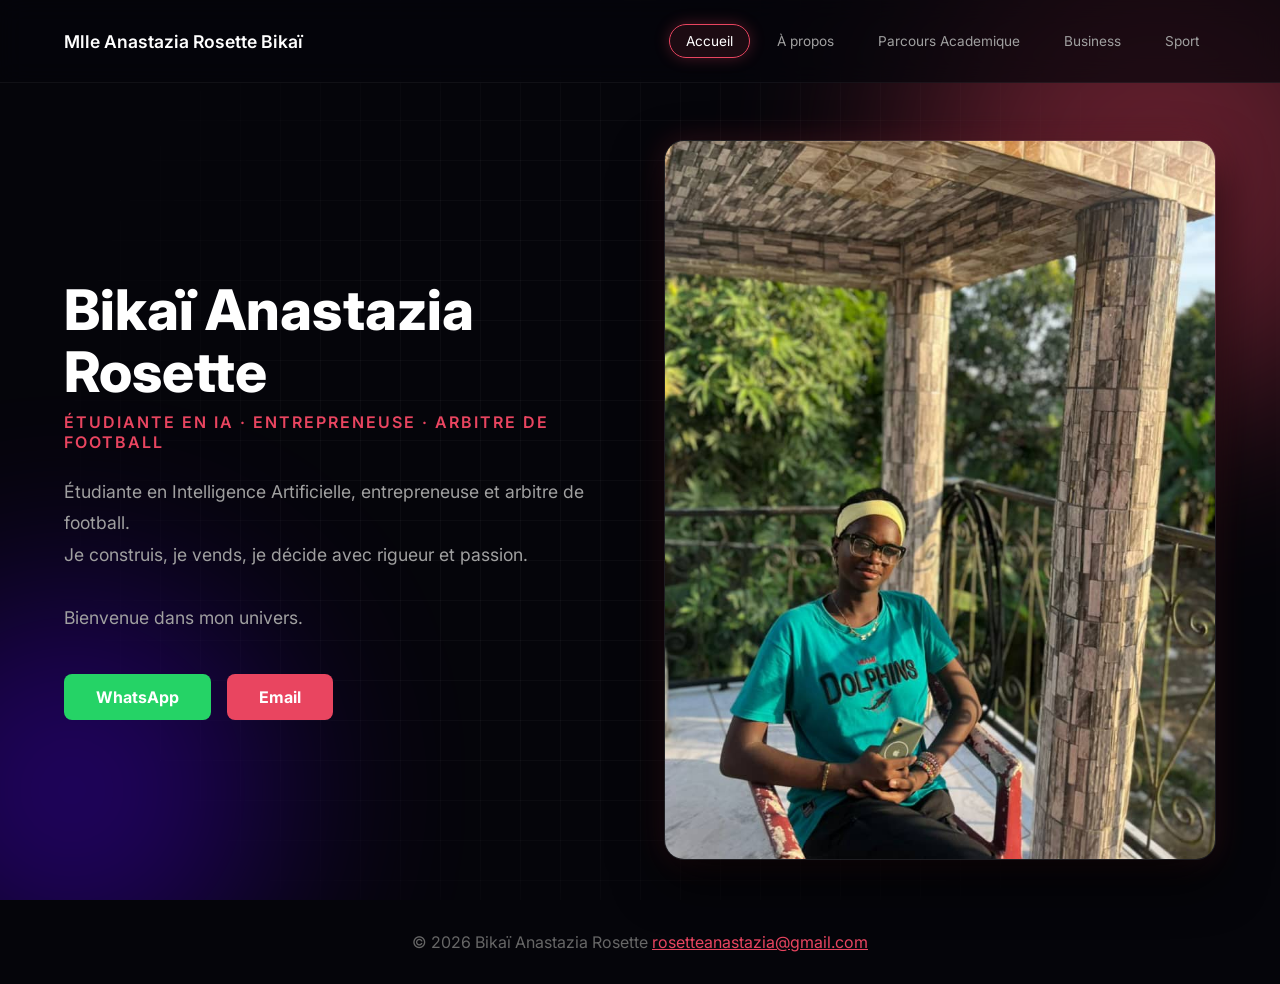
<file: index.html>
<!DOCTYPE html>
<html lang="fr">
<head>
  <meta charset="UTF-8">
  <meta name="viewport" content="width=device-width, initial-scale=1.0">
  <title>Bikaï Anastazia Rosette Portfolio</title>
  <link rel="stylesheet" href="style.css">
  <link href="https://fonts.googleapis.com/css2?family=Inter:wght@300;400;600;800&display=swap" rel="stylesheet">
  
  <style>
    /* On force la structure en 2 colonnes */
    .accueil-container {
      display: flex !important;
      flex-direction: row !important; /* Force l'alignement horizontal */
      align-items: center !important;
      justify-content: space-between !important;
      min-height: 100vh !important;
      padding: 100px 5% 0 5% !important;
      gap: 3rem !important;
      position: relative;
      z-index: 10;
    }

    /* Le texte prend 50% de la place */
    .text-box {
      width: 50% !important;
      max-width: 50% !important;
      text-align: left !important;
    }

    /* La photo prend l'autre 50% */
    .image-box {
      width: 50% !important;
      max-width: 50% !important;
      display: flex !important;
      justify-content: flex-end !important;
    }

    .image-box img {
      width: 100% !important;
      height: 80vh !important;
      object-fit: cover !important;
      border-radius: 20px !important;
      border: 1px solid rgba(255, 255, 255, 0.1) !important;
      box-shadow: 0 20px 50px rgba(0, 0, 0, 0.8), 0 0 30px rgba(233, 69, 96, 0.2) !important;
    }
  </style>
</head>
<body class="page-accueil">

  <!-- FOND ANIMÉ -->
  <div class="tech-background">
    <div class="glow-orb orb-1"></div>
    <div class="glow-orb orb-2"></div>
    <div class="grid-overlay"></div>
  </div>

  <!-- MENU -->
  <nav class="navbar">
    <div class="logo">Mlle Anastazia Rosette Bikaï</div>
    <div class="nav-buttons">
      <a href="index.html" class="nav-btn active">Accueil</a>
      <a href="apropos.html" class="nav-btn">À propos</a>
      <a href="ecole.html" class="nav-btn">Parcours Academique</a>
      <a href="business.html" class="nav-btn">Business</a>
      <a href="sport.html" class="nav-btn">Sport</a>
    </div>
  </nav>

  <!-- STRUCTURE -->
  <section class="accueil-container">
    
    <!-- TEXTE A GAUCHE -->
    <div class="text-box fade-in-up">
      <h1 style="font-size: 3.5rem; line-height: 1.1; color: #fff; font-weight: 800; margin-bottom: 0.5rem;">
        Bikaï Anastazia<br>Rosette</br>
      </h1>
      
      <p class="subtitle" style="font-size: 1rem; color: #e94560; font-weight: 600; text-transform: uppercase; letter-spacing: 2px; margin-bottom: 1.5rem;">
        Étudiante en IA · Entrepreneuse · Arbitre de football
      </p>
      
      <p style="font-size: 1.1rem; color: #a0a0a0; margin-bottom: 2.5rem; line-height: 1.8;">
        Étudiante en Intelligence Artificielle, entrepreneuse et arbitre de football.<br>
        Je construis, je vends, je décide avec rigueur et passion.<br><br>
        Bienvenue dans mon univers.
      </p>
      
      <div style="display: flex; gap: 1rem;">
        <a href="https://wa.me/237683245860" target="_blank" style="padding: 0.8rem 2rem; border-radius: 8px; text-decoration: none; font-weight: 700; background-color: #25D366; color: #fff;">WhatsApp</a>
        <a href="mailto:rosetteanastazia@gmail.com" style="padding: 0.8rem 2rem; border-radius: 8px; text-decoration: none; font-weight: 700; background-color: #e94560; color: #fff;">Email</a>
      </div>
    </div>

    <!-- PHOTO A DROITE -->
    <div class="image-box fade-in-up">
      <img src="images/pp.jpeg" alt="Bikaï Anastazia Rosette">
    </div>

  </section>

  <footer style="text-align: center; padding: 2rem; color: #666; position: relative; z-index: 10;">
    <p>© 2026 Bikaï Anastazia Rosette <a href="mailto:rosetteanastazia@gmail.com" style="color: #e94560;">rosetteanastazia@gmail.com</a></p>
  </footer>

</body>
</html>
</file>
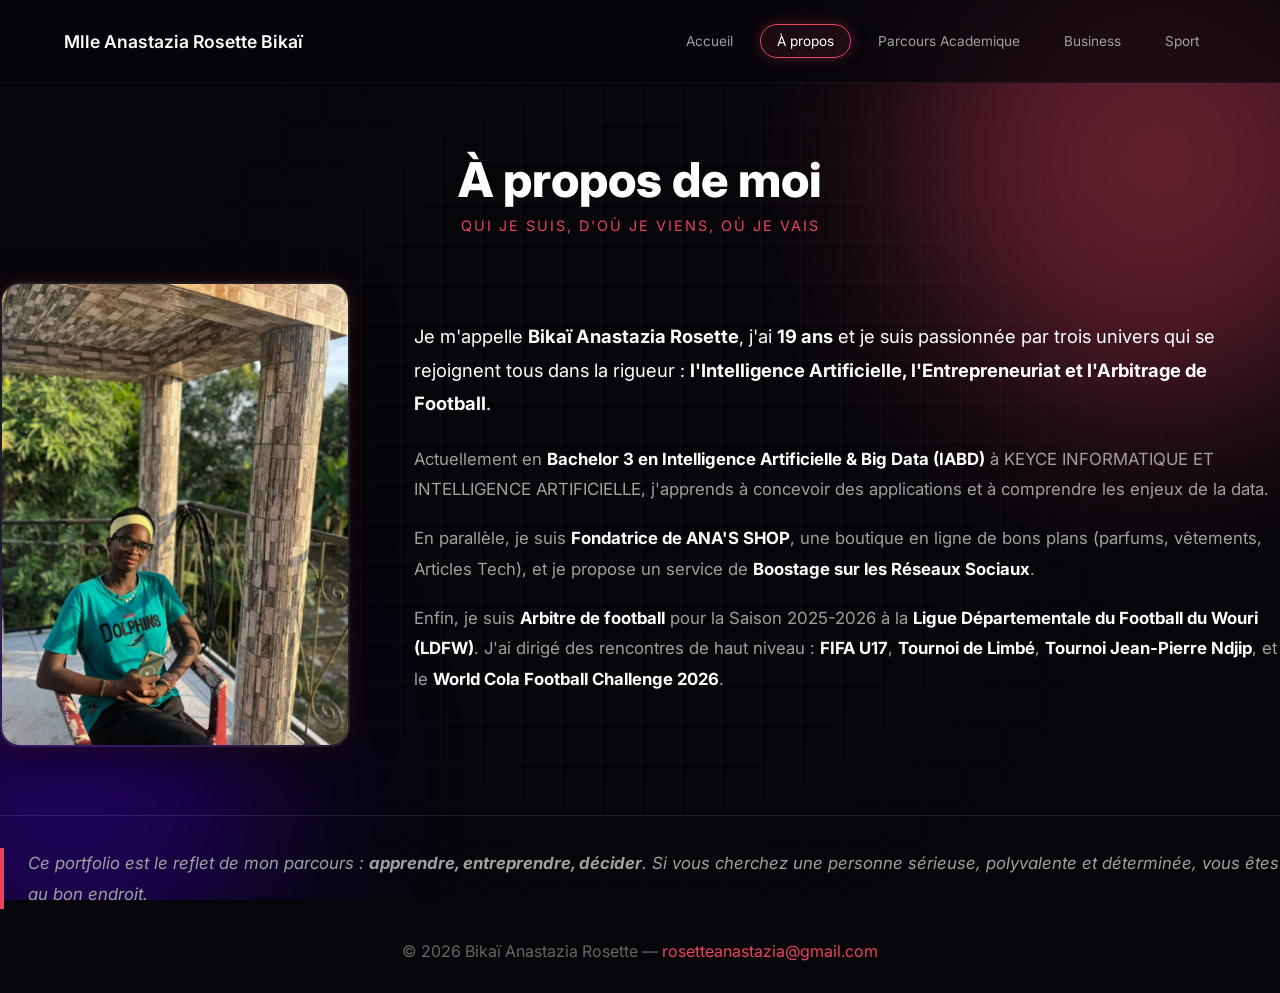
<file: apropos.html>
<!DOCTYPE html>
<html lang="fr">
<head>
  <meta charset="UTF-8">
  <meta name="viewport" content="width=device-width, initial-scale=1.0">
  <title>À propos — Bikaï Anastazia Rosette</title>
  <link rel="stylesheet" href="style.css">
  <link href="https://fonts.googleapis.com/css2?family=Inter:wght@300;400;600;800&display=swap" rel="stylesheet">
</head>
<body class="page-accueil"> <!-- On garde la classe pour avoir le fond noir -->

  <!-- FOND ANIMÉ TECH -->
  <div class="tech-background">
    <div class="glow-orb orb-1"></div>
    <div class="glow-orb orb-2"></div>
    <div class="grid-overlay"></div>
  </div>

  <!-- NAVIGATION (Même style que l'accueil) -->
  <nav class="navbar">
    <div class="logo">Mlle Anastazia Rosette Bikaï</div>
    <div class="nav-buttons">
      <a href="index.html" class="nav-btn">Accueil</a>
      <a href="apropos.html" class="nav-btn active">À propos</a>
      <a href="ecole.html" class="nav-btn">Parcours Academique</a>
      <a href="business.html" class="nav-btn">Business</a>
      <a href="sport.html" class="nav-btn">Sport</a>
    </div>
  </nav>

  <!-- CONTENEUR PRINCIPAL -->
  <div class="container about" style="padding-top: 150px; position: relative; z-index: 10;">
    
    <!-- En-tête de la page centré -->
    <header class="page-header fade-in-up delay-1" style="text-align: center; margin-bottom: 3rem;">
      <h1 style="font-size: 3rem; color: #fff; font-weight: 800;">À propos de moi</h1>
      <p style="color: #e94560; text-transform: uppercase; letter-spacing: 2px; font-size: 0.9rem; margin-top: 0.5rem;">Qui je suis, d'où je viens, où je vais</p>
    </header>

    <!-- LAYOUT 2 COLONNES -->
    <div class="about-layout">
      
      <!-- Colonne de GAUCHE : La Photo (avec animation) -->
      <div class="about-image-col fade-in-up delay-2">
        <img src="images/pp.jpeg" alt="Bikaï Anastazia Rosette" class="about-photo">
      </div>

      <!-- Colonne de DROITE : Le Texte (avec animation) -->
      <div class="about-text-col fade-in-up delay-3">
        <p class="intro-text">
          Je m'appelle <strong>Bikaï Anastazia Rosette</strong>, j'ai <strong>19 ans</strong> et je suis passionnée par trois univers qui se rejoignent tous dans la rigueur :
          <strong>l'Intelligence Artificielle, l'Entrepreneuriat et l'Arbitrage de Football</strong>.
        </p>

        <p>
          Actuellement en <strong>Bachelor 3 en Intelligence Artificielle & Big Data (IABD)</strong> à KEYCE INFORMATIQUE ET INTELLIGENCE ARTIFICIELLE,
          j'apprends à concevoir des applications et à comprendre les enjeux de la data.
        </p>

        <p>
          En parallèle, je suis <strong>Fondatrice de ANA'S SHOP</strong>, une boutique en ligne de bons plans (parfums, vêtements, Articles Tech),
          et je propose un service de <strong>Boostage sur les Réseaux Sociaux</strong>.
        </p>

        <p>
          Enfin, je suis <strong>Arbitre de football</strong> pour la Saison 2025-2026 à la <strong>Ligue Départementale du Football du Wouri (LDFW)</strong>.
          J'ai dirigé des rencontres de haut niveau : <strong>FIFA U17</strong>, <strong>Tournoi de Limbé</strong>, <strong>Tournoi Jean-Pierre Ndjip</strong>, et le <strong>World Cola Football Challenge 2026</strong>.
        </p>
      </div>

    </div>

    <!-- LE MESSAGE DE FIN -->
    <div class="about-conclusion-box fade-in-up delay-4" style="margin-top: 4rem;">
      <p class="conclusion">
        Ce portfolio est le reflet de mon parcours : <strong>apprendre, entreprendre, décider</strong>. Si vous cherchez une personne sérieuse, polyvalente et déterminée, vous êtes au bon endroit.
      </p>
    </div>
  </div>

  <footer style="position: relative; z-index: 10; text-align: center; padding: 2rem; color: #666;">
    <p>© 2026 Bikaï Anastazia Rosette — <a href="mailto:rosetteanastazia@gmail.com" style="color: #e94560; text-decoration: none;">rosetteanastazia@gmail.com</a></p>
  </footer>

</body>
</html>
</file>
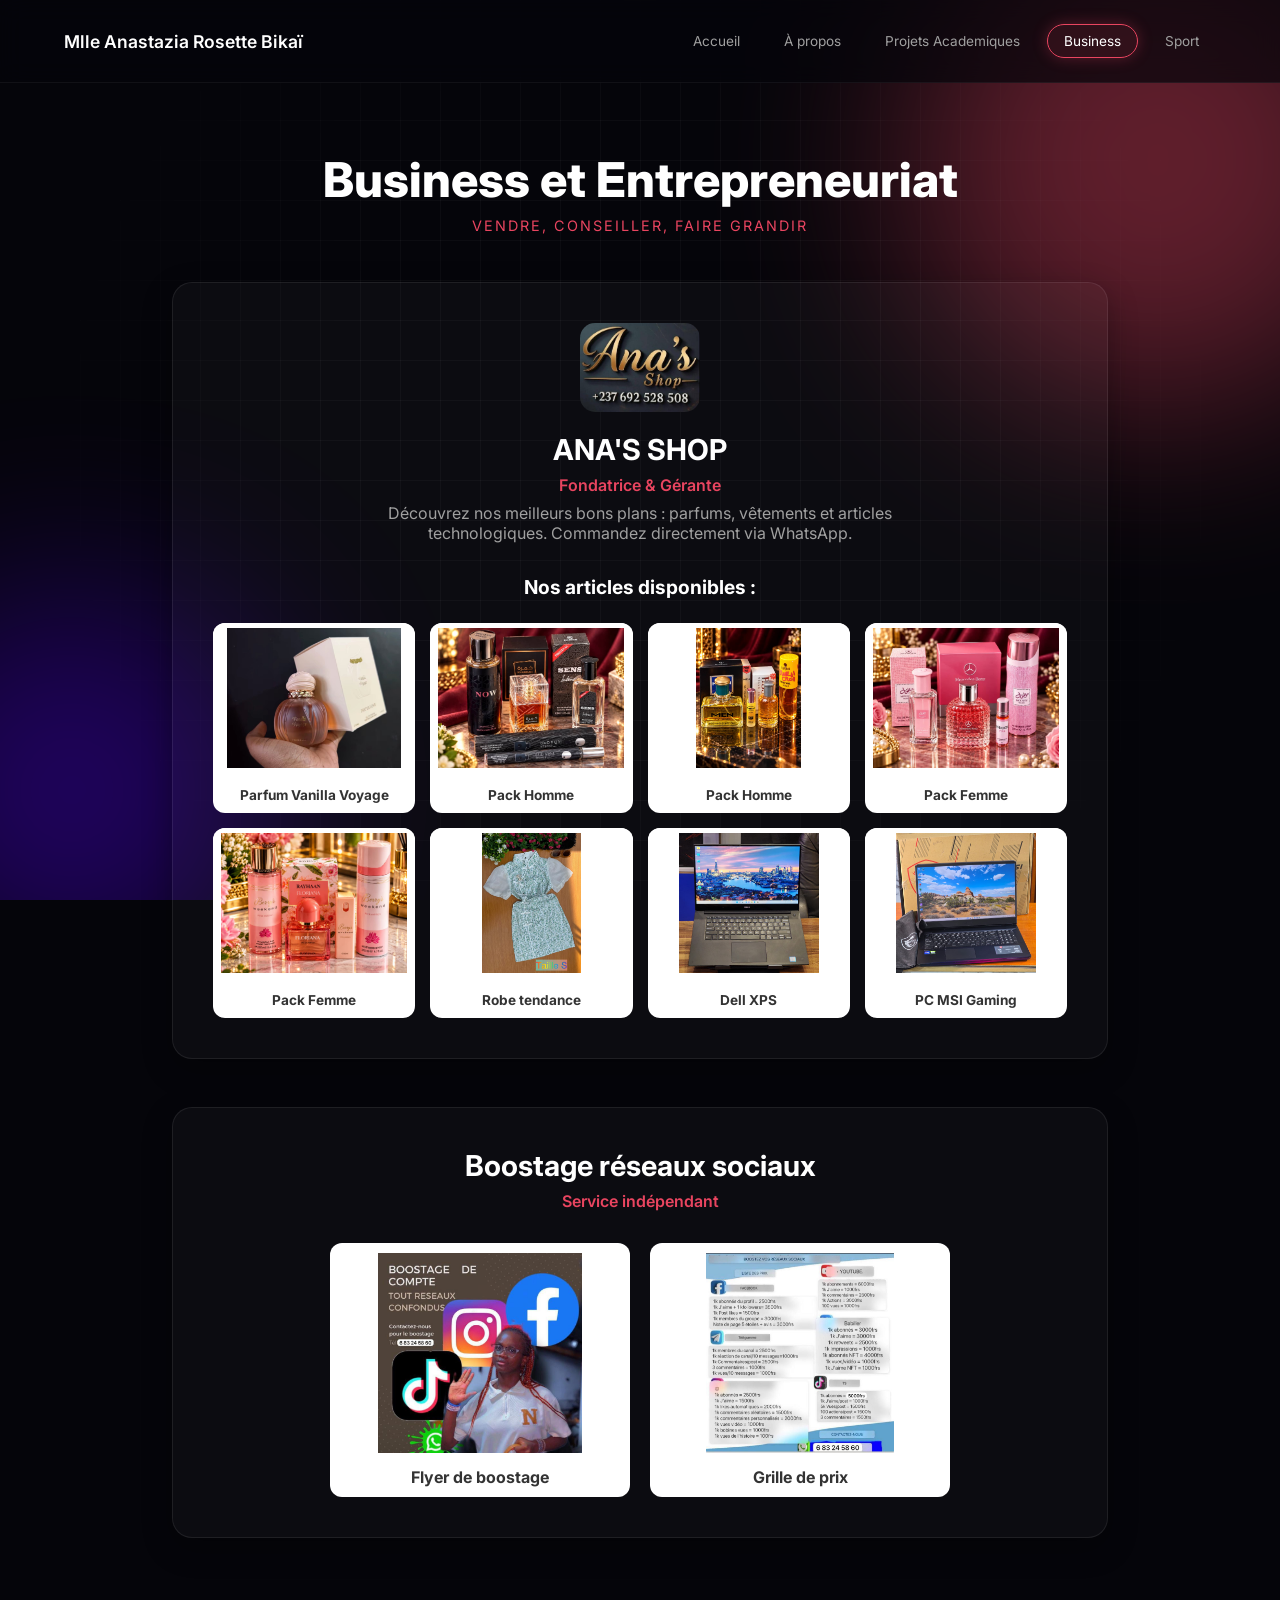
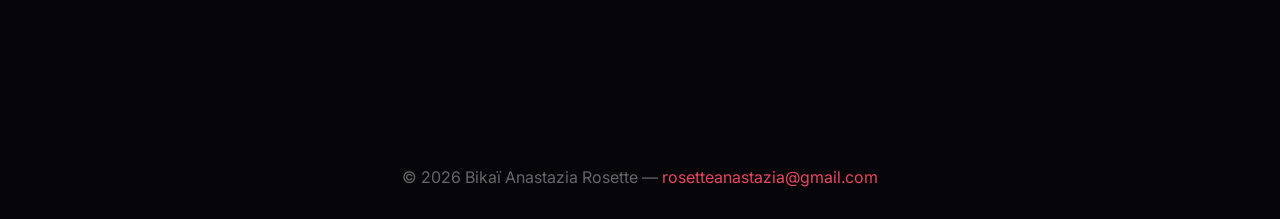
<file: business.html>
<!DOCTYPE html>
<html lang="fr">
    <script>
    // Force la page à revenir tout en haut à chaque chargement
        window.onbeforeunload = function () {
        window.scrollTo(0, 0);
    }
    </script>
<head>
  <meta charset="UTF-8">
  <meta name="viewport" content="width=device-width, initial-scale=1.0">
  <title>Business — Bikaï Anastazia Rosette</title>
  <link rel="stylesheet" href="style.css">
  <link href="https://fonts.googleapis.com/css2?family=Inter:wght@300;400;600;800&display=swap" rel="stylesheet">
</head>
<body class="page-accueil" onload="window.scrollTo(0, 0);">

  <!-- FOND ANIMÉ -->
  <div class="tech-background">
    <div class="glow-orb orb-1"></div>
    <div class="glow-orb orb-2"></div>
    <div class="grid-overlay"></div>
  </div>

  <!-- NAVIGATION -->
  <nav class="navbar">
    <div class="logo">Mlle Anastazia Rosette Bikaï</div>
    <div class="nav-buttons">
      <a href="index.html" class="nav-btn">Accueil</a>
      <a href="apropos.html" class="nav-btn">À propos</a>
      <a href="ecole.html" class="nav-btn">Projets Academiques</a>
      <a href="business.html" class="nav-btn active">Business</a>
      <a href="sport.html" class="nav-btn">Sport</a>
    </div>
  </nav>

  <!-- CONTENEUR PRINCIPAL -->
  <div class="container-business">
    
    <!-- EN-TÊTE -->
    <header class="header-business element-anime">
      <h1>Business et Entrepreneuriat</h1>
      <p>Vendre, conseiller, faire grandir</p>
    </header>

    <!-- CARTE 1 : ANA'S SHOP -->
    <div class="carte-business element-anime">
      
      <div class="entete-anas-shop">
        <img src="images/business_shop.jpeg" alt="Logo ANA'S SHOP">
        <h3>ANA'S SHOP</h3>
        <p class="sous-titre-anas">Fondatrice & Gérante</p>
        <p class="description-anas">Découvrez nos meilleurs bons plans : parfums, vêtements et articles technologiques. Commandez directement via WhatsApp.</p>
      </div>

      <h4 class="titre-articles">Nos articles disponibles :</h4>
      
      <!-- LA GRILLE D'ARTICLES -->
      <div class="grille-articles">
        <div class="carte-article"><img src="images/vanilla_voyage.jpeg" alt="Parfum"><p>Parfum Vanilla Voyage</p></div>
        <div class="carte-article"><img src="images/pack_h1.jpeg" alt="Parfum"><p>Pack Homme</p></div>
        <div class="carte-article"><img src="images/pack_h2.jpeg" alt="Parfum"><p>Pack Homme</p></div>
        <div class="carte-article"><img src="images/pack_f1.jpeg" alt="Parfum"><p>Pack Femme</p></div>
        <div class="carte-article"><img src="images/pack_f2.jpeg" alt="Parfum"><p>Pack Femme</p></div>
        <div class="carte-article"><img src="images/robe_tendance.jpeg" alt="Vêtement"><p>Robe tendance</p></div>
        <div class="carte-article"><img src="images/pc_1.jpeg" alt="Tech"><p>Dell XPS</p></div>
        <div class="carte-article"><img src="images/pc_gamin.jpeg" alt="Tech"><p>PC MSI Gaming</p></div>
      </div>
    </div>

    <!-- CARTE 2 : BOOSTAGE -->
    <div class="carte-business element-anime">
      <div class="entete-boost">
        <h3>Boostage réseaux sociaux</h3>
        <p>Service indépendant</p>
      </div>
      
      <div class="galerie-boost">
        <figure>
          <img src="images/business_boost.jpeg" alt="Flyer">
          <figcaption>Flyer de boostage</figcaption>
        </figure>
        <figure>
          <img src="images/grille_boost.jpeg" alt="Grille">
          <figcaption>Grille de prix</figcaption>
        </figure>
      </div>
    </div>
        <!-- BOUTON WHATSAPP EN BAS AU CENTRE -->
    <div class="element-anime" style="display: flex; justify-content: center; margin-top: 3rem; margin-bottom: 2rem;">
      <a href="https://wa.me/237692528508" target="_blank" style="padding: 1rem 3rem; border-radius: 8px; text-decoration: none; font-weight: 700; background-color: #25D366; color: #fff; font-size: 1.1rem; box-shadow: 0 4px 15px rgba(37, 211, 102, 0.3);">Contacter sur WhatsApp</a>
    </div>

  </div>

  <footer class="footer-business">
    <p>© 2026 Bikaï Anastazia Rosette — <a href="mailto:rosetteanastazia@gmail.com">rosetteanastazia@gmail.com</a></p>
  </footer>

  <!-- SCRIPT POUR L'ANIMATION -->
  <script>
    document.addEventListener("DOMContentLoaded", function() {
      const elements = document.querySelectorAll('.element-anime');
      elements.forEach((el, index) => {
        setTimeout(() => { el.classList.add('visible'); }, 300 + (index * 600));
      });
    });
  </script>
</body>
</html>
</file>
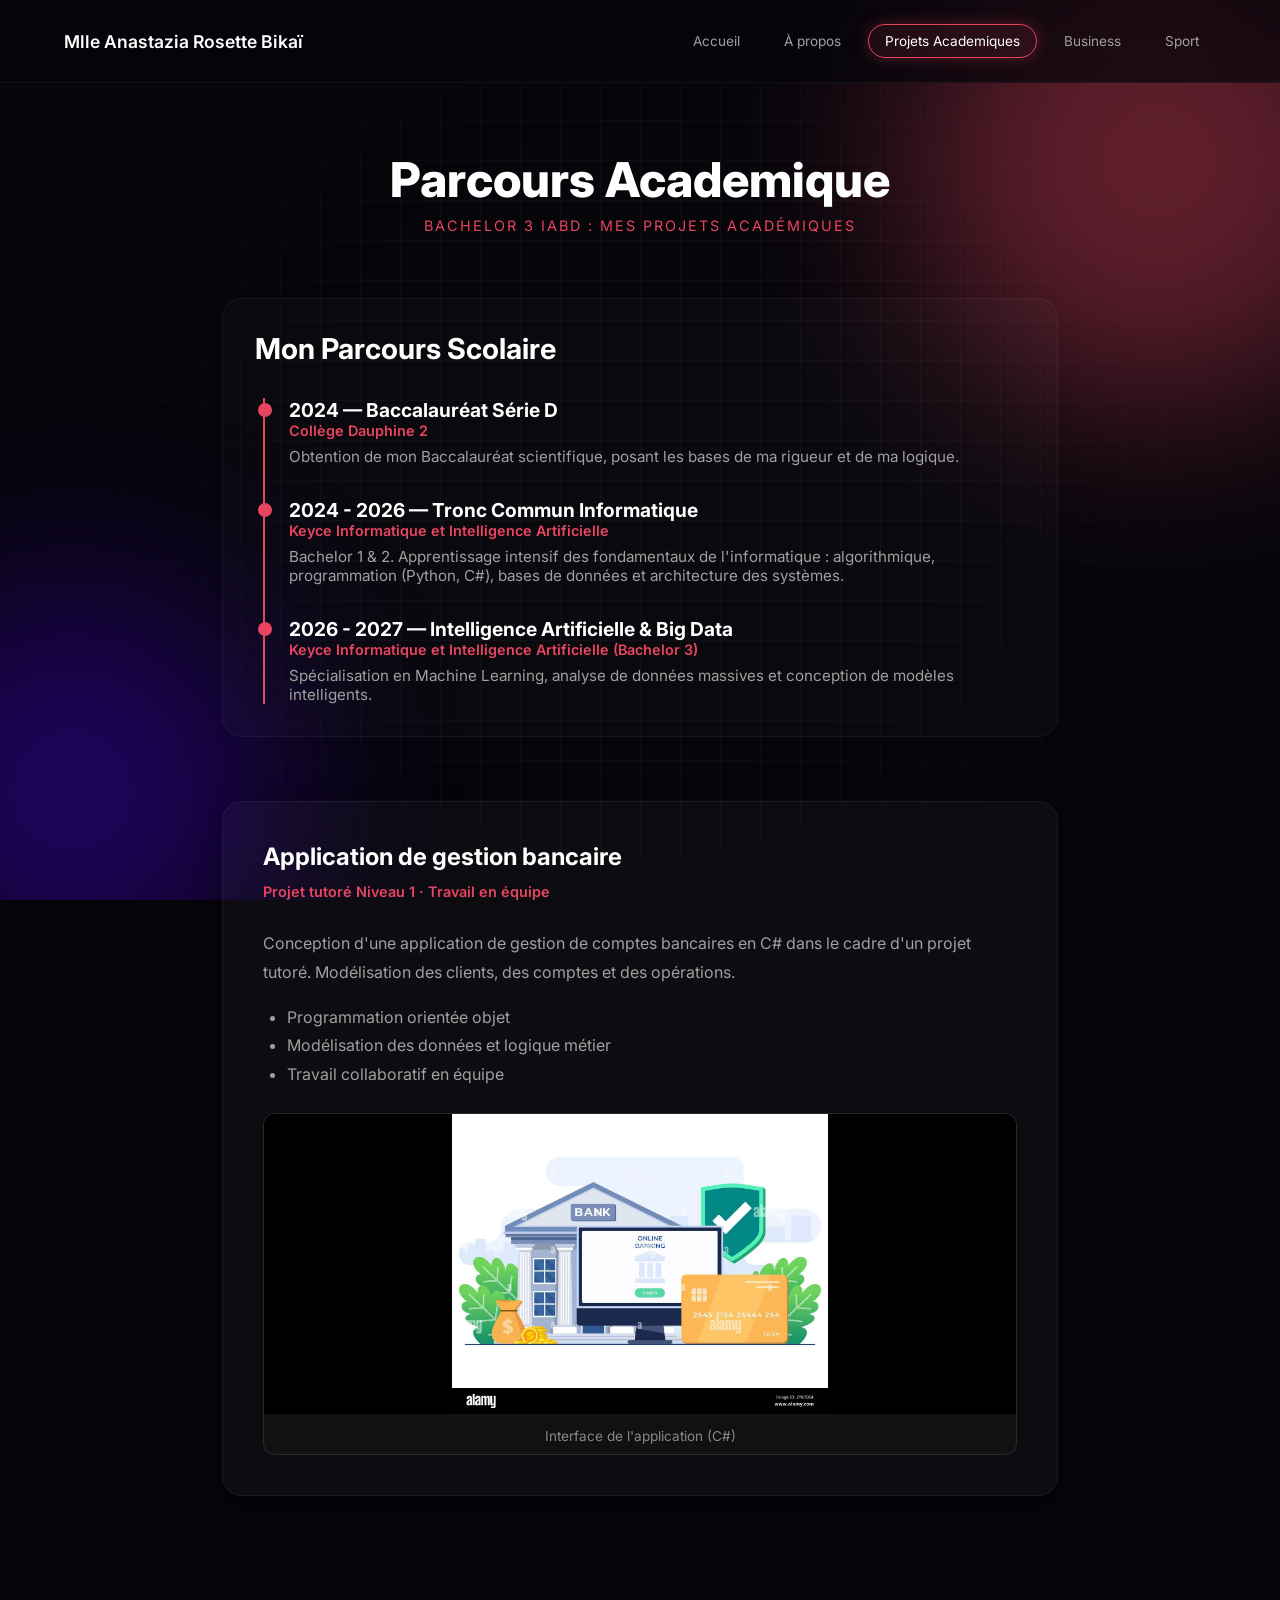
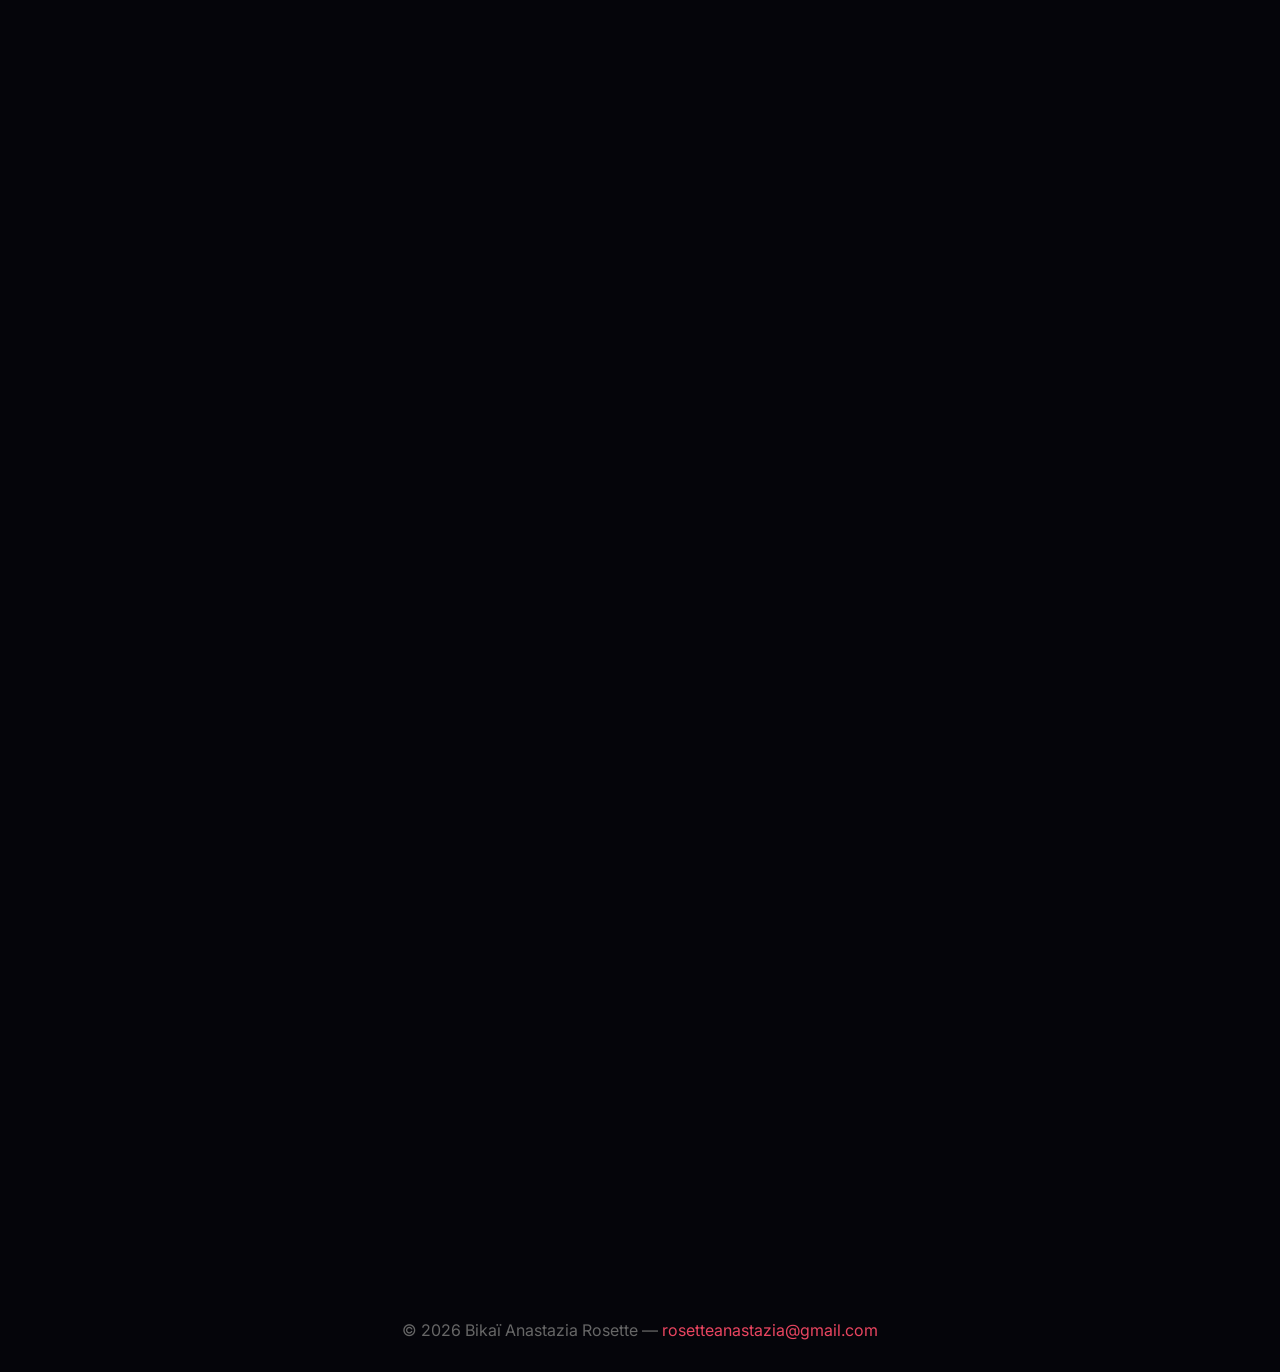
<file: ecole.html>
<!DOCTYPE html>
<html lang="fr">
<head>
  <meta charset="UTF-8">
  <meta name="viewport" content="width=device-width, initial-scale=1.0">
  <title>Projets Académiques — Bikaï Anastazia Rosette</title>
  <link rel="stylesheet" href="style.css">
  <link href="https://fonts.googleapis.com/css2?family=Inter:wght@300;400;600;800&display=swap" rel="stylesheet">
  
  <!-- STYLE PROPRE POUR CETTE PAGE -->
  <style>
    .page-ecole-container {
      max-width: 900px;
      margin: 0 auto;
      padding: 150px 2rem 4rem 2rem;
      position: relative;
      z-index: 10;
    }
    
    .page-title {
      text-align: center;
      margin-bottom: 4rem;
    }
    .page-title h1 {
      font-size: 3rem;
      color: #fff;
      font-weight: 800;
      margin-bottom: 0.5rem;
    }
    .page-title p {
      color: #e94560;
      text-transform: uppercase;
      letter-spacing: 2px;
      font-size: 0.9rem;
    }

    /* LE STYLE DES CARTES (Très pro) */
    .projet-card {
      background: rgba(255, 255, 255, 0.03); /* Fond très léger */
      border: 1px solid rgba(255, 255, 255, 0.05);
      border-radius: 20px;
      padding: 2.5rem;
      margin-bottom: 3rem;
      box-shadow: 0 10px 30px rgba(0, 0, 0, 0.3);
    }

    .projet-card h3 {
      font-size: 1.5rem;
      color: #fff;
      margin-bottom: 0.5rem;
    }

    .projet-card .meta {
      color: #e94560;
      font-size: 0.9rem;
      font-weight: 600;
      margin-bottom: 1.5rem;
    }

    .projet-card p {
      color: #a0a0a0;
      line-height: 1.8;
      margin-bottom: 1rem;
    }
    
    .projet-card ul {
      color: #a0a0a0;
      margin-left: 1.5rem;
      margin-bottom: 1.5rem;
      line-height: 1.8;
    }

    /* LES IMAGES */
    .projet-images {
      display: flex;
      flex-wrap: wrap;
      gap: 1rem;
      margin-top: 1.5rem;
    }
    .projet-images figure {
      flex: 1;
      min-width: 250px;
      background: #111;
      border-radius: 12px;
      overflow: hidden;
      border: 1px solid rgba(255,255,255,0.1);
    }
    .projet-images img {
      width: 100%;
      height: auto;
      max-height: 300px;
      object-fit: contain; /* L'image est entière, pas coupée */
      background: #000;
    }
    .projet-images figcaption {
      text-align: center;
      font-size: 0.85rem;
      color: #888;
      padding: 10px;
    }

    /* ANIMATION (Apparition en cascade) */
    .element-anime {
      opacity: 0;
      transform: translateY(30px);
      transition: opacity 1s ease-out, transform 1s ease-out;
    }
    .element-anime.visible {
      opacity: 1;
      transform: translateY(0);
    }
  </style>
</head>
<body class="page-accueil">

  <div class="tech-background">
    <div class="glow-orb orb-1"></div>
    <div class="glow-orb orb-2"></div>
    <div class="grid-overlay"></div>
  </div>

  <nav class="navbar">
    <div class="logo">Mlle Anastazia Rosette Bikaï</div>
    <div class="nav-buttons">
      <a href="index.html" class="nav-btn">Accueil</a>
      <a href="apropos.html" class="nav-btn">À propos</a>
      <a href="ecole.html" class="nav-btn active">Projets Academiques</a>
      <a href="business.html" class="nav-btn">Business</a>
      <a href="sport.html" class="nav-btn">Sport</a>
    </div>
  </nav>

  <div class="page-ecole-container">
    
    <header class="page-title element-anime">
      <h1>Parcours Academique</h1>
      <p>Bachelor 3 IABD : Mes projets académiques</p>
    </header>
        <!-- ========================================== -->
    <!-- TON PARCOURS SCOLAIRE (TIMELINE)           -->
    <!-- ========================================== -->
    <div class="element-anime" style="margin-bottom: 4rem; background: rgba(255,255,255,0.02); padding: 2rem; border-radius: 20px; border: 1px solid rgba(255,255,255,0.05);">
      <h2 style="color: #fff; font-size: 1.8rem; margin-bottom: 2rem;">Mon Parcours Scolaire</h2>
      
      <div style="border-left: 2px solid #e94560; padding-left: 1.5rem; margin-left: 0.5rem;">
        
        <!-- Étape 1 : Bac -->
        <div style="margin-bottom: 2rem; position: relative;">
          <div style="position: absolute; left: -1.95rem; top: 5px; width: 14px; height: 14px; background: #e94560; border-radius: 50%;"></div>
          <h3 style="color: #fff; font-size: 1.2rem;">2024 — Baccalauréat Série D</h3>
          <p style="color: #e94560; font-weight: 600; font-size: 0.9rem; margin-bottom: 0.5rem;">Collège Dauphine 2</p>
          <p style="color: #a0a0a0; font-size: 0.95rem;">Obtention de mon Baccalauréat scientifique, posant les bases de ma rigueur et de ma logique.</p>
        </div>

        <!-- Étape 2 : Tronc Commun -->
        <div style="margin-bottom: 2rem; position: relative;">
          <div style="position: absolute; left: -1.95rem; top: 5px; width: 14px; height: 14px; background: #e94560; border-radius: 50%;"></div>
          <h3 style="color: #fff; font-size: 1.2rem;">2024 - 2026 — Tronc Commun Informatique</h3>
          <p style="color: #e94560; font-weight: 600; font-size: 0.9rem; margin-bottom: 0.5rem;">Keyce Informatique et Intelligence Artificielle</p>
          <p style="color: #a0a0a0; font-size: 0.95rem;">Bachelor 1 & 2. Apprentissage intensif des fondamentaux de l'informatique : algorithmique, programmation (Python, C#), bases de données et architecture des systèmes.</p>
        </div>

        <!-- Étape 3 : Bachelor 3 -->
        <div style="position: relative;">
          <div style="position: absolute; left: -1.95rem; top: 5px; width: 14px; height: 14px; background: #e94560; border-radius: 50%;"></div>
          <h3 style="color: #fff; font-size: 1.2rem;">2026 - 2027 — Intelligence Artificielle & Big Data</h3>
          <p style="color: #e94560; font-weight: 600; font-size: 0.9rem; margin-bottom: 0.5rem;">Keyce Informatique et Intelligence Artificielle (Bachelor 3)</p>
          <p style="color: #a0a0a0; font-size: 0.95rem;">Spécialisation en Machine Learning, analyse de données massives et conception de modèles intelligents.</p>
        </div>

      </div>
    </div>
    <!-- ========================================== -->

    <!-- PROJET 1 -->

    <!-- PROJET 1 -->
    <div class="projet-card element-anime">
      <h3>Application de gestion bancaire</h3>
      <p class="meta">Projet tutoré Niveau 1 · Travail en équipe</p>
      <p>Conception d'une application de gestion de comptes bancaires en C# dans le cadre d'un projet tutoré. Modélisation des clients, des comptes et des opérations.</p>
      <ul>
        <li>Programmation orientée objet</li>
        <li>Modélisation des données et logique métier</li>
        <li>Travail collaboratif en équipe</li>
      </ul>
      <div class="projet-images">
        <figure>
          <img src="images/ecole_banque.jpg" alt="Capture de l'application bancaire">
          <figcaption>Interface de l'application (C#)</figcaption>
        </figure>
      </div>
    </div>

    <!-- PROJET 2 -->
    <div class="projet-card element-anime">
      <h3>Projet GitHur Tronc Commun Informatique</h3>
      <p class="meta">Projet de Niveau 1 Réalisé en tronc commun informatique</p>
      <p>Réalisation d'un projet de travaux pratique en Github dans le cadre du tronc commun en informatique de niveau 1. Ce projet nous a permis de mettre en pratique les notions de base en programmation et en résolution de problèmes.</p>
      <ul>
        <li>Niveau : 1ère année (Tronc commun informatique)</li>
        <li>Travail en équipe et gestion de projet</li>
      </ul>
      <div class="projet-images">
        <figure>
          <img src="images/projet_groupe_github.png" alt="Aperçu du projet TPGITHUBR">
          <figcaption>Vue du projet de groupe en Tronc commun Niveau 1</figcaption>
        </figure>
      </div>
    </div>

    <!-- PROJET 3 -->
    <div class="projet-card element-anime">
      <h3>Création Affiche, Flyer et Hollock avec Adobe Photoshop</h3>
      <p class="meta">Projet scolaire · Design & Communication</p>
      <p>Apprentissage et maîtrise d'Adobe Photoshop pour la conception de supports de communication visuelle (flyers, affiches).</p>
      <ul>
        <li>Retouche d'images et création de visuels</li>
        <li>Mise en page et choix typographiques</li>
      </ul>
      <div class="projet-images">
        <figure>
          <img src="images/flyer1.png" alt="Flyer Photoshop 1">
          <figcaption>Réalisation d'un Hollock</figcaption>
        </figure>
        <figure>
          <img src="images/ff2.jpg" alt="Flyer Photoshop 2">
          <figcaption>Réalisation d'un flyer de grille de prix</figcaption>
        </figure>
        <figure>
          <img src="images/ff1.jpg" alt="Flyer Photoshop 3">
          <figcaption>Réalisation d'un flyer Publicitaire</figcaption>
        </figure>
      </div>
    </div>

    <!-- PROJET 4 -->
    <div class="projet-card element-anime">
      <h3>Algorithmique : Les Arbres de Décisionnel</h3>
      <p class="meta">Projet réalisé sous Code::Blocks · Application Console</p>
      <p>Étude et mise en pratique des notions d'arbres de décision vues en cours d'algorithmique. Réalisation d'exercices et de codes en langage C via l'interface Code::Blocks en mode console.</p>
      <ul>
        <li>Compréhension des structures de données (arbres)</li>
        <li>Mise en pratique de la logique algorithmique</li>
        <li>Exercices codés et exécutés en mode console</li>
      </ul>
      <div class="projet-images">
        <figure>
          <img src="images/code_algo.png" alt="Code algorithme">
          <figcaption>Aperçu du code utilisé</figcaption>
        </figure>
        <figure>
          <img src="images/resul.png" alt="Résultat">
          <figcaption>Aperçu du résultat à l'exécution</figcaption>
        </figure>
      </div>
    </div>

    <!-- PROJET 5 -->
    <div class="projet-card element-anime">
      <h3>À venir Projets IA</h3>
      <p class="meta">En cours d'apprentissage</p>
      <p>Cette section accueillera mes futurs projets en intelligence artificielle : machine learning, analyse de données, chatbots, etc...</p>
    </div>

    <!-- BOUTONS CONTACT -->
    <div class="element-anime" style="text-align: center; margin-top: 3rem; display: flex; justify-content: center; gap: 1rem; flex-wrap: wrap;">
      <a href="https://github.com/rosettegift" target="_blank" style="padding: 0.8rem 2rem; border-radius: 8px; text-decoration: none; font-weight: 700; background-color: #fff; color: #000;">Voir mon GitHub</a>
      <a href="https://wa.me/237683245860" target="_blank" style="padding: 0.8rem 2rem; border-radius: 8px; text-decoration: none; font-weight: 700; background-color: #25D366; color: #fff;">WhatsApp</a>
      <a href="mailto:rosetteanastazia@gmail.com" style="padding: 0.8rem 2rem; border-radius: 8px; text-decoration: none; font-weight: 700; background-color: #e94560; color: #fff;">Email</a>
    </div>

  </div>

  <footer style="position: relative; z-index: 10; text-align: center; padding: 2rem; color: #666; margin-top: 4rem;">
    <p>© 2026 Bikaï Anastazia Rosette — <a href="mailto:rosetteanastazia@gmail.com" style="color: #e94560; text-decoration: none;">rosetteanastazia@gmail.com</a></p>
  </footer>

  <script>
    document.addEventListener("DOMContentLoaded", function() {
      const elements = document.querySelectorAll('.element-anime');
      elements.forEach((el, index) => {
        setTimeout(() => {
          el.classList.add('visible');
        }, 300 + (index * 600)); // Apparition fluide, une par une
      });
    });
  </script>

</body>
</html>
</file>
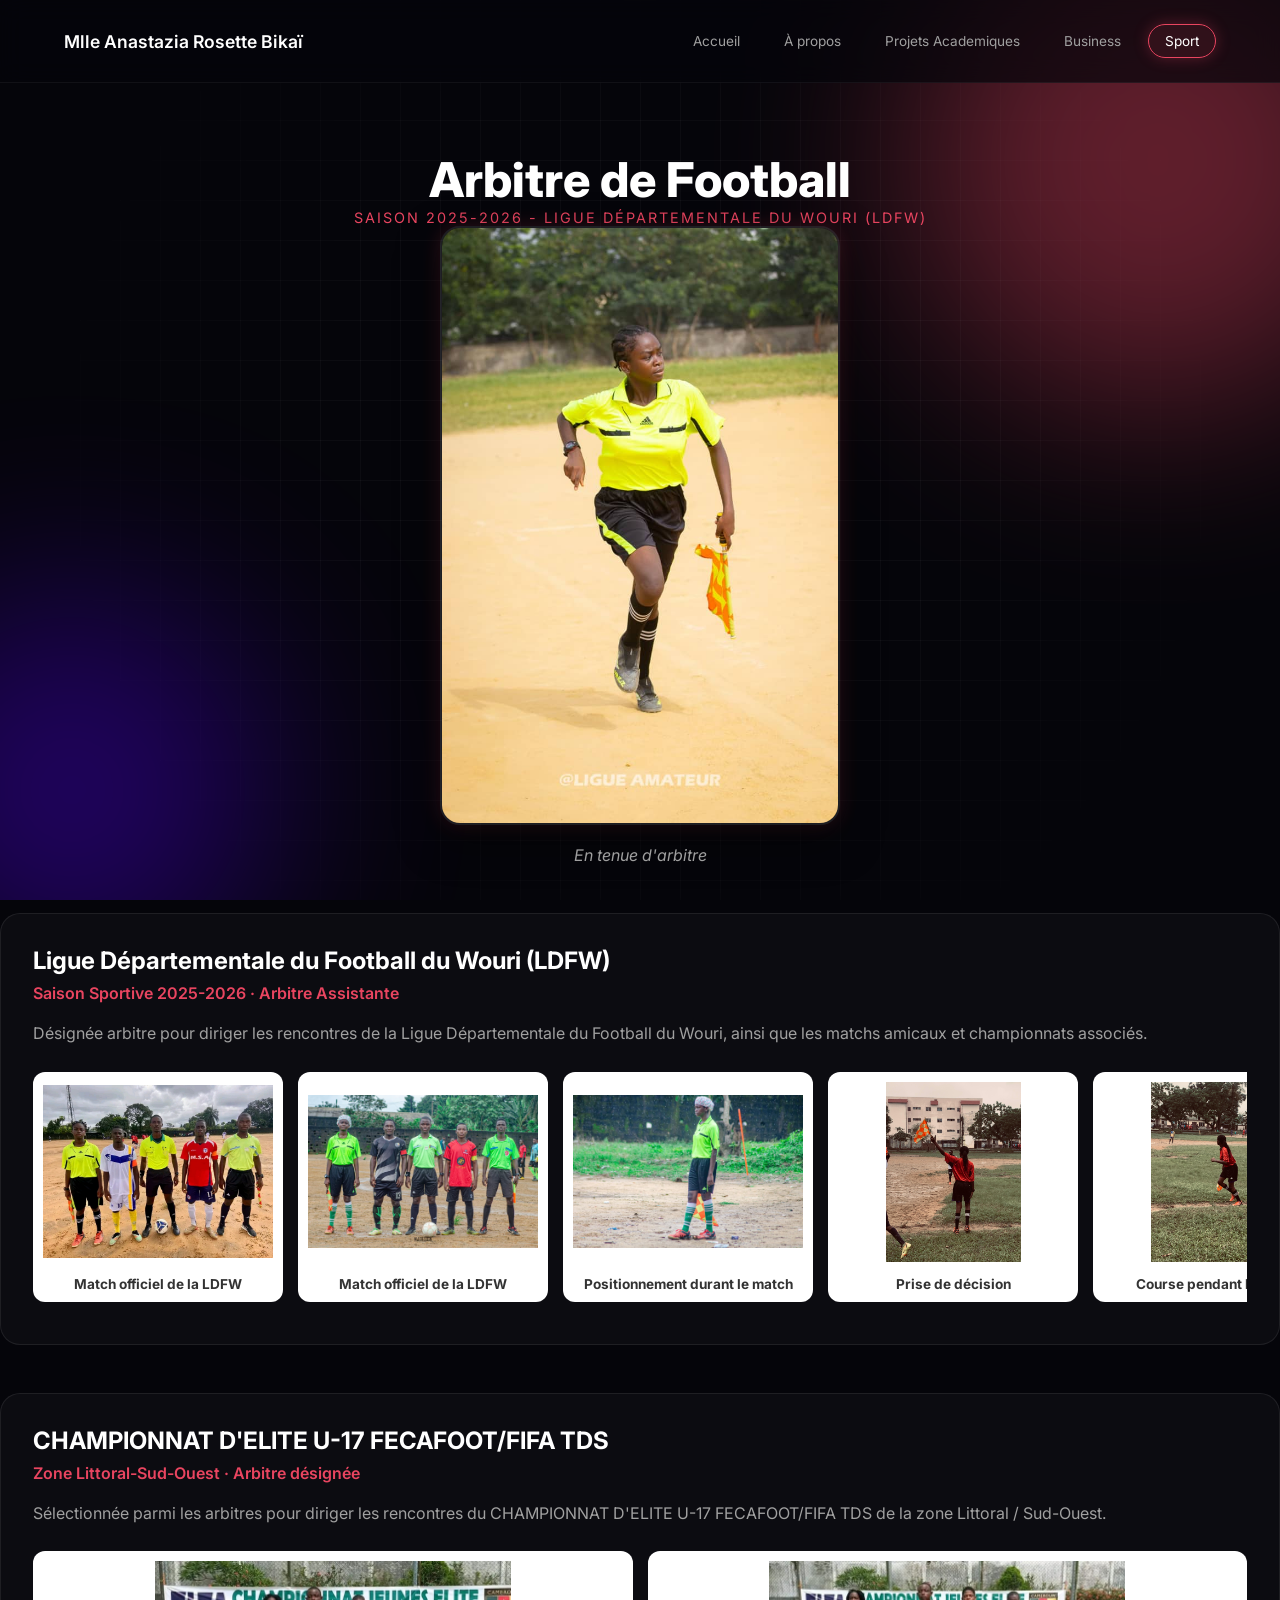
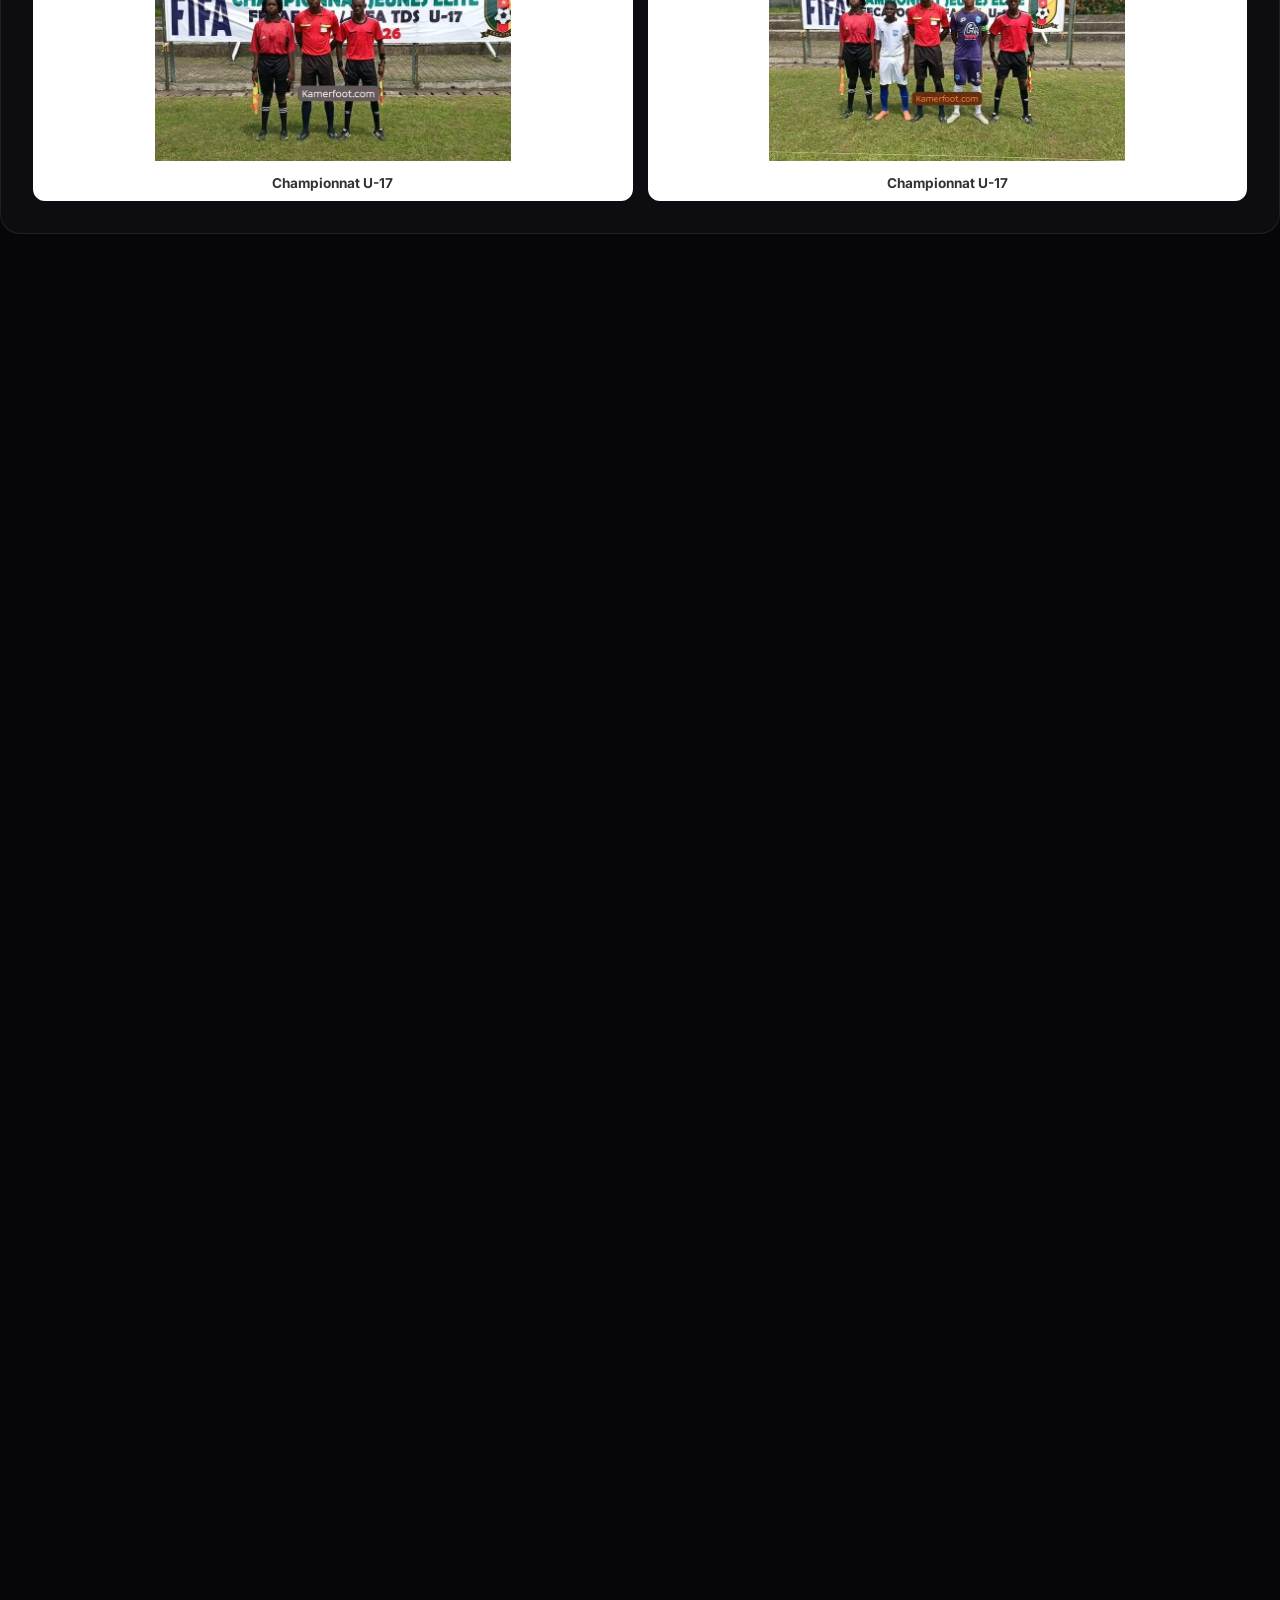
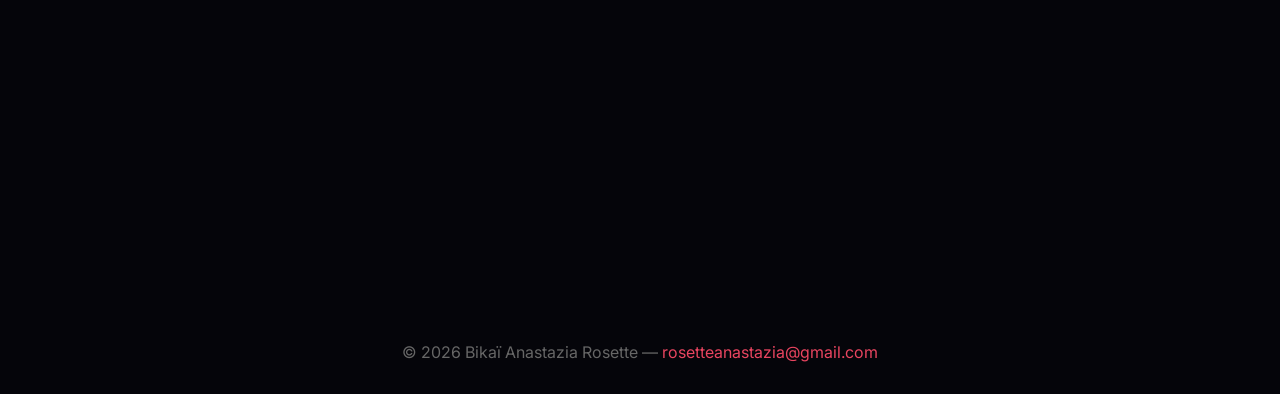
<file: sport.html>
<!DOCTYPE html>
<html lang="fr">
<head>
  <meta charset="UTF-8">
  <meta name="viewport" content="width=device-width, initial-scale=1.0">
  <title>Sport — Bikaï Anastazia Rosette</title>
  <link rel="stylesheet" href="style.css">
  <link href="https://fonts.googleapis.com/css2?family=Inter:wght@300;400;600;800&display=swap" rel="stylesheet">
  
  <style>
    /* L'animation d'apparition */
    .element-anime {
      opacity: 0;
      transform: translateY(30px);
      transition: opacity 1s ease-out, transform 1s ease-out;
    }
    .element-anime.visible {
      opacity: 1;
      transform: translateY(0);
    }
  </style>
</head>
<body class="page-accueil">

  <!-- FOND ANIMÉ TECH -->
  <div class="tech-background">
    <div class="glow-orb orb-1"></div>
    <div class="glow-orb orb-2"></div>
    <div class="grid-overlay"></div>
  </div>

  <!-- NAVIGATION (Mise à jour avec les boutons) -->
  <nav class="navbar">
    <div class="logo">Mlle Anastazia Rosette Bikaï</div>
    <div class="nav-buttons">
      <a href="index.html" class="nav-btn">Accueil</a>
      <a href="apropos.html" class="nav-btn">À propos</a>
      <a href="ecole.html" class="nav-btn">Projets Academiques</a>
      <a href="business.html" class="nav-btn">Business</a>
      <a href="sport.html" class="nav-btn active">Sport</a>
    </div>
  </nav>

  <!-- EN-TÊTE DE LA PAGE (Animé) -->
  <header class="page-header element-anime" style="padding-top: 150px; text-align: center; position: relative; z-index: 10;">
    <h1 style="font-size: 3rem; color: #fff; font-weight: 800;">Arbitre de Football</h1>
    <p style="color: #e94560; text-transform: uppercase; letter-spacing: 2px; font-size: 0.9rem;">Saison 2025-2026 - Ligue Départementale du Wouri (LDFW)</p>
  </header>

  <div class="container" style="position: relative; z-index: 10; padding-bottom: 4rem;">

    <!-- PHOTO PRINCIPALE (Animée) -->
    <div class="element-anime" style="text-align: center; margin-bottom: 3rem;">
      <img src="images/pa.jpeg" alt="Photo Bikaï Anastazia Rosette en tenue d'arbitre" style="max-width: 400px; width: 100%; border-radius: 20px; border: 2px solid rgba(255,255,255,0.1); box-shadow: 0 15px 40px rgba(0,0,0,0.5), 0 0 20px rgba(233,69,96,0.2);">
      <p style="color: #a0a0a0; margin-top: 1rem; font-style: italic;">En tenue d'arbitre</p>
    </div>

    <!-- CARTE 1 : LDFW (Animée) -->
    <div class="card element-anime" style="background: rgba(255,255,255,0.03); border: 1px solid rgba(255,255,255,0.08); border-radius: 20px; padding: 2rem; margin-bottom: 3rem;">
      <h3 style="color: #fff; font-size: 1.5rem; margin-bottom: 0.5rem;">Ligue Départementale du Football du Wouri (LDFW)</h3>
      <p class="meta" style="color: #e94560; font-weight: 600; margin-bottom: 1rem;">Saison Sportive 2025-2026 · Arbitre Assistante</p>
      <p style="color: #a0a0a0; line-height: 1.8; margin-bottom: 1.5rem;">Désignée arbitre pour diriger les rencontres de la Ligue Départementale du Football du Wouri, ainsi que les matchs amicaux et championnats associés.</p>

      <div class="carrousel-sport" style="display: flex; overflow-x: auto; gap: 15px; padding-bottom: 10px;">
        <figure class="item-sport" style="flex: 0 0 auto; width: 250px; margin: 0; background: #fff; padding: 10px; border-radius: 12px;">
          <img src="images/1757688002816.jpg" alt="Match LDFW" style="width: 100%; height: 180px; object-fit: contain;">
          <figcaption style="text-align: center; color: #333; font-size: 0.85rem; margin-top: 10px; font-weight: bold;">Match officiel de la LDFW</figcaption>
        </figure>
        <figure class="item-sport" style="flex: 0 0 auto; width: 250px; margin: 0; background: #fff; padding: 10px; border-radius: 12px;">
          <img src="images/rencontre1.jpg" alt="Match LDFW" style="width: 100%; height: 180px; object-fit: contain;">
          <figcaption style="text-align: center; color: #333; font-size: 0.85rem; margin-top: 10px; font-weight: bold;">Match officiel de la LDFW</figcaption>
        </figure>
        <figure class="item-sport" style="flex: 0 0 auto; width: 250px; margin: 0; background: #fff; padding: 10px; border-radius: 12px;">
          <img src="images/wait1.jpg" alt="Match LDFW" style="width: 100%; height: 180px; object-fit: contain;">
          <figcaption style="text-align: center; color: #333; font-size: 0.85rem; margin-top: 10px; font-weight: bold;">Positionnement durant le match</figcaption>
        </figure>
        <figure class="item-sport" style="flex: 0 0 auto; width: 250px; margin: 0; background: #fff; padding: 10px; border-radius: 12px;">
          <img src="images/decision.jpg" alt="Match LDFW" style="width: 100%; height: 180px; object-fit: contain;">
          <figcaption style="text-align: center; color: #333; font-size: 0.85rem; margin-top: 10px; font-weight: bold;">Prise de décision</figcaption>
        </figure>
        <figure class="item-sport" style="flex: 0 0 auto; width: 250px; margin: 0; background: #fff; padding: 10px; border-radius: 12px;">
          <img src="images/course.jpg" alt="Match LDFW" style="width: 100%; height: 180px; object-fit: contain;">
          <figcaption style="text-align: center; color: #333; font-size: 0.85rem; margin-top: 10px; font-weight: bold;">Course pendant le match</figcaption>
        </figure>
        <figure class="item-sport" style="flex: 0 0 auto; width: 250px; margin: 0; background: #fff; padding: 10px; border-radius: 12px;">
          <img src="images/course2.jpg" alt="Match LDFW" style="width: 100%; height: 180px; object-fit: contain;">
          <figcaption style="text-align: center; color: #333; font-size: 0.85rem; margin-top: 10px; font-weight: bold;">Course pendant le match</figcaption>
        </figure>
      </div>
    </div>

    <!-- CARTE 2 : FIFA U17 (Animée) -->
    <div class="card element-anime" style="background: rgba(255,255,255,0.03); border: 1px solid rgba(255,255,255,0.08); border-radius: 20px; padding: 2rem; margin-bottom: 3rem;">
      <h3 style="color: #fff; font-size: 1.5rem; margin-bottom: 0.5rem;">CHAMPIONNAT D'ELITE U-17 FECAFOOT/FIFA TDS</h3>
      <p class="meta" style="color: #e94560; font-weight: 600; margin-bottom: 1rem;">Zone Littoral-Sud-Ouest · Arbitre désignée</p>
      <p style="color: #a0a0a0; line-height: 1.8; margin-bottom: 1.5rem;">Sélectionnée parmi les arbitres pour diriger les rencontres du CHAMPIONNAT D'ELITE U-17 FECAFOOT/FIFA TDS de la zone Littoral / Sud-Ouest.</p>
      
      <div style="display: flex; gap: 15px; flex-wrap: wrap; justify-content: center;">
        <figure style="flex: 1; min-width: 250px; margin: 0; background: #fff; padding: 10px; border-radius: 12px;">
          <img src="images/f1.jpeg" alt="FIFA U17" style="width: 100%; height: 200px; object-fit: contain;">
          <figcaption style="text-align: center; color: #333; font-size: 0.85rem; margin-top: 10px; font-weight: bold;">Championnat U-17</figcaption>
        </figure>
        <figure style="flex: 1; min-width: 250px; margin: 0; background: #fff; padding: 10px; border-radius: 12px;">
          <img src="images/f2.jpeg" alt="FIFA U17" style="width: 100%; height: 200px; object-fit: contain;">
          <figcaption style="text-align: center; color: #333; font-size: 0.85rem; margin-top: 10px; font-weight: bold;">Championnat U-17</figcaption>
        </figure>
      </div>
    </div>

    <!-- CARTE 3 : LIMBÉ (Animée) -->
    <div class="card element-anime" style="background: rgba(255,255,255,0.03); border: 1px solid rgba(255,255,255,0.08); border-radius: 20px; padding: 2rem; margin-bottom: 3rem;">
      <h3 style="color: #fff; font-size: 1.5rem; margin-bottom: 0.5rem;">Tournoi International de Limbé (EFBC)</h3>
      <p class="meta" style="color: #e94560; font-weight: 600; margin-bottom: 1rem;">Limbé · 14 au 19 décembre 2025</p>
      <p style="color: #a0a0a0; line-height: 1.8; margin-bottom: 1.5rem;">Arbitre du Tournoi International de Limbé organisé par les Brasseries du Cameroun.</p>

      <div class="carrousel-sport" style="display: flex; overflow-x: auto; gap: 15px; padding-bottom: 10px;">
        <figure class="item-sport" style="flex: 0 0 auto; width: 250px; margin: 0; background: #fff; padding: 10px; border-radius: 12px;">
          <img src="images/l1.jpeg" alt="Limbé" style="width: 100%; height: 180px; object-fit: contain;">
          <figcaption style="text-align: center; color: #333; font-size: 0.85rem; margin-top: 10px; font-weight: bold;">Tournoi de Limbé</figcaption>
        </figure>
        <figure class="item-sport" style="flex: 0 0 auto; width: 250px; margin: 0; background: #fff; padding: 10px; border-radius: 12px;">
          <img src="images/l2.jpeg" alt="Limbé" style="width: 100%; height: 180px; object-fit: contain;">
          <figcaption style="text-align: center; color: #333; font-size: 0.85rem; margin-top: 10px; font-weight: bold;">Tournoi de Limbé</figcaption>
        </figure>
        <figure class="item-sport" style="flex: 0 0 auto; width: 250px; margin: 0; background: #fff; padding: 10px; border-radius: 12px;">
          <img src="images/l3.jpeg" alt="Limbé" style="width: 100%; height: 180px; object-fit: contain;">
          <figcaption style="text-align: center; color: #333; font-size: 0.85rem; margin-top: 10px; font-weight: bold;">Tournoi de Limbé</figcaption>
        </figure>
        <figure class="item-sport" style="flex: 0 0 auto; width: 250px; margin: 0; background: #fff; padding: 10px; border-radius: 12px;">
          <img src="images/l4.jpeg" alt="Limbé" style="width: 100%; height: 180px; object-fit: contain;">
          <figcaption style="text-align: center; color: #333; font-size: 0.85rem; margin-top: 10px; font-weight: bold;">Face au terrain</figcaption>
        </figure>
        <figure class="item-sport" style="flex: 0 0 auto; width: 250px; margin: 0; background: #fff; padding: 10px; border-radius: 12px;">
          <img src="images/lff.jpeg" alt="Limbé" style="width: 100%; height: 180px; object-fit: contain;">
          <figcaption style="text-align: center; color: #333; font-size: 0.85rem; margin-top: 10px; font-weight: bold;">Finale des U-14</figcaption>
        </figure>
      </div>
    </div>

    <!-- CARTE 4 : JEAN-PIERRE NJIB (Animée) -->
    <div class="card element-anime" style="background: rgba(255,255,255,0.03); border: 1px solid rgba(255,255,255,0.08); border-radius: 20px; padding: 2rem; margin-bottom: 3rem;">
      <h3 style="color: #fff; font-size: 1.5rem; margin-bottom: 0.5rem;">Tournoi Jean-Pierre Njib</h3>
      <p class="meta" style="color: #e94560; font-weight: 600; margin-bottom: 1rem;">Complexe EFBC · 5 au 10 avril 2026</p>
      <p style="color: #a0a0a0; line-height: 1.8; margin-bottom: 1.5rem;">Désignée arbitre pour le tournoi Jean-Pierre Njib organisé au complexe de l'EFBC.</p>
      
      <div style="display: flex; justify-content: center;">
        <figure style="margin: 0; background: #fff; padding: 10px; border-radius: 12px; max-width: 400px;">
          <img src="images/jp.jpeg" alt="Tournoi Njib" style="width: 100%; height: 250px; object-fit: contain;">
          <figcaption style="text-align: center; color: #333; font-size: 0.85rem; margin-top: 10px; font-weight: bold;">Tournoi Jean-Pierre Njip — avril 2026</figcaption>
        </figure>
      </div>
    </div>

    <!-- CARTE 5 : WORLD COLA (Animée) -->
    <div class="card element-anime" style="background: rgba(255,255,255,0.03); border: 1px solid rgba(255,255,255,0.08); border-radius: 20px; padding: 2rem; margin-bottom: 3rem;">
      <h3 style="color: #fff; font-size: 1.5rem; margin-bottom: 0.5rem;">World Cola Football Challenge 2026</h3>
      <p class="meta" style="color: #e94560; font-weight: 600; margin-bottom: 1rem;">Douala · 30 juin au 4 juillet 2026</p>
      <p style="color: #a0a0a0; line-height: 1.8; margin-bottom: 1.5rem;">Arbitre du championnat World Cola Football Challenge 2026, sur les terrains du Complexe EFBC pour les U-15 et du Stade annexe de Bépanda pour les U-17.</p>

      <div class="carrousel-sport" style="display: flex; overflow-x: auto; gap: 15px; padding-bottom: 10px;">
        <figure class="item-sport" style="flex: 0 0 auto; width: 250px; margin: 0; background: #fff; padding: 10px; border-radius: 12px;">
          <img src="images/w1.jpeg" alt="World Cola" style="width: 100%; height: 180px; object-fit: contain;">
          <figcaption style="text-align: center; color: #333; font-size: 0.85rem; margin-top: 10px; font-weight: bold;">World Cola U-15</figcaption>
        </figure>
        <figure class="item-sport" style="flex: 0 0 auto; width: 250px; margin: 0; background: #fff; padding: 10px; border-radius: 12px;">
          <img src="images/w2.jpeg" alt="World Cola" style="width: 100%; height: 180px; object-fit: contain;">
          <figcaption style="text-align: center; color: #333; font-size: 0.85rem; margin-top: 10px; font-weight: bold;">World Cola U-17</figcaption>
        </figure>
        <figure class="item-sport" style="flex: 0 0 auto; width: 250px; margin: 0; background: #fff; padding: 10px; border-radius: 12px;">
          <img src="images/w3.jpeg" alt="World Cola" style="width: 100%; height: 180px; object-fit: contain;">
          <figcaption style="text-align: center; color: #333; font-size: 0.85rem; margin-top: 10px; font-weight: bold;">World Cola U-17</figcaption>
        </figure>
        <figure class="item-sport" style="flex: 0 0 auto; width: 250px; margin: 0; background: #fff; padding: 10px; border-radius: 12px;">
          <img src="images/w4.jpeg" alt="World Cola" style="width: 100%; height: 180px; object-fit: contain;">
          <figcaption style="text-align: center; color: #333; font-size: 0.85rem; margin-top: 10px; font-weight: bold;">World Cola U-15</figcaption>
        </figure>
      </div>
    </div>


  </div>

  <footer style="position: relative; z-index: 10; text-align: center; padding: 2rem; color: #666; margin-top: 4rem;">
    <p>© 2026 Bikaï Anastazia Rosette — <a href="mailto:rosetteanastazia@gmail.com" style="color: #e94560; text-decoration: none;">rosetteanastazia@gmail.com</a></p>
  </footer>

  <!-- LE SCRIPT D'ANIMATION EN CASCADE -->
  <script>
    document.addEventListener("DOMContentLoaded", function() {
      const elements = document.querySelectorAll('.element-anime');
      elements.forEach((el, index) => {
        setTimeout(() => {
          el.classList.add('visible');
        }, 300 + (index * 500)); // Apparition fluide
      });
    });
  </script>

</body>
</html>
</file>
<file: style.css>
/* =========================================
   RESET ET BASE
   ========================================= */
* {
  margin: 0;
  padding: 0;
  box-sizing: border-box;
}

body {
  font-family: 'Inter', sans-serif;
  background-color: #05050a;
  color: #e0e0e0;
  overflow-x: hidden;
}

/* =========================================
   FOND ANIMÉ (Grille et lumières)
   ========================================= */
.tech-background {
  position: fixed; top: 0; left: 0;
  width: 100vw; height: 100vh;
  z-index: -1;
  background-color: #05050a;
  overflow: hidden;
}

.glow-orb {
  position: absolute; border-radius: 50%;
  filter: blur(100px); opacity: 0.4;
}
.orb-1 { width: 500px; height: 500px; background: #e94560; top: -10%; right: -10%; animation: floatOrb 15s infinite alternate ease-in-out; }
.orb-2 { width: 400px; height: 400px; background: #4a00e0; bottom: -10%; left: -10%; animation: floatOrb 20s infinite alternate-reverse ease-in-out; }

.grid-overlay {
  position: absolute; top: 0; left: 0; width: 100%; height: 100%;
  background-image: 
    linear-gradient(rgba(255, 255, 255, 0.03) 1px, transparent 1px),
    linear-gradient(90deg, rgba(255, 255, 255, 0.03) 1px, transparent 1px);
  background-size: 40px 40px;
  animation: moveGrid 20s linear infinite;
  mask-image: radial-gradient(circle at center, black 40%, transparent 80%);
  -webkit-mask-image: radial-gradient(circle at center, black 40%, transparent 80%);
}

@keyframes floatOrb {
  0% { transform: translate(0, 0) scale(1); }
  100% { transform: translate(-50px, 50px) scale(1.2); }
}
@keyframes moveGrid {
  0% { background-position: 0 0; }
  100% { background-position: 40px 40px; }
}

/* =========================================
   NAVIGATION
   ========================================= */
.navbar {
  display: flex; justify-content: space-between; align-items: center;
  padding: 1.5rem 5%; position: fixed; top: 0; width: 100%; z-index: 100;
  background: rgba(5, 5, 10, 0.7); backdrop-filter: blur(12px);
  border-bottom: 1px solid rgba(255, 255, 255, 0.05);
}

.logo { font-size: 1.1rem; font-weight: 600; color: #fff; }
.nav-buttons { display: flex; gap: 10px; }

.nav-btn {
  text-decoration: none; color: #a0a0a0; font-size: 0.85rem;
  padding: 8px 16px; border-radius: 20px; border: 1px solid transparent; transition: all 0.3s ease;
}
.nav-btn:hover, .nav-btn.active {
  color: #fff; background: rgba(233, 69, 96, 0.1); border-color: #e94560;
  box-shadow: 0 0 15px rgba(233, 69, 96, 0.3);
}

/* =========================================
   STRUCTURE EN 2 COLONNES (Photo à gauche, Texte à droite)
   ========================================= */

.hero-split {
  display: flex;
  align-items: center;
  justify-content: space-between;
  min-height: 100vh;
  padding: 120px 10% 0 10%;
  gap: 5rem;
  position: relative;
  z-index: 10;
}

/* --- La photo à gauche --- */
.hero-image-wrapper {
  flex: 1;
  display: flex;
  justify-content: flex-start; /* Colle la photo à gauche */
  height: 80vh;
}

.hero-photo {
  width: 100%;
  max-width: 400px;
  height: 100%;
  object-fit: cover;
  border-radius: 20px;
  border: 1px solid rgba(255, 255, 255, 0.1);
  box-shadow: 0 20px 50px rgba(0, 0, 0, 0.8), 0 0 30px rgba(233, 69, 96, 0.2);
}

/* --- Le texte à droite --- */
.hero-text {
  flex: 1;
  text-align: left;
}

.hero-text h1 {
  font-size: 3.5rem;
  line-height: 1.1;
  color: #fff;
  font-weight: 800;
  margin-bottom: 0.5rem;
}

.text-outline {
  color: transparent;
  -webkit-text-stroke: 1px #fff;
}

.hero-text .subtitle {
  font-size: 1rem;
  color: #e94560;
  font-weight: 600;
  text-transform: uppercase;
  letter-spacing: 2px;
  margin-bottom: 1.5rem;
}

.hero-text .description {
  font-size: 1.1rem;
  color: #a0a0a0;
  margin-bottom: 2.5rem;
  line-height: 1.8;
}

/* =========================================
   BOUTONS
   ========================================= */
.social-buttons {
  display: flex; gap: 1rem; flex-wrap: wrap; justify-content: center; /* Centre les boutons */
}

.btn {
  padding: 0.8rem 1.8rem; border-radius: 8px; text-decoration: none;
  font-weight: 600; transition: all 0.3s ease; font-size: 0.9rem;
}

.btn-social {
  background: rgba(255, 255, 255, 0.05); color: #fff; 
  border: 1px solid rgba(255, 255, 255, 0.1); backdrop-filter: blur(5px);
}

.btn-social:hover {
  border-color: #e94560; color: #e94560; transform: translateY(-2px); background: rgba(233, 69, 96, 0.1);
}

/* =========================================
   IMAGE
   ========================================= */
.hero-image-wrapper {
  flex: 1; /* Prend l'autre moitié de l'espace */
  display: flex;
  justify-content: flex-end; /* Colle la photo à droite */
  align-items: center;
  height: 100%; /* Prend toute la hauteur */
}

.hero-photo {
  width: 100%;
  max-width: 450px; /* Largeur max de la photo */
  height: 80vh; /* La photo prend 80% de la hauteur de l'écran */
  object-fit: cover; /* Remplit le cadre sans déformer */
  border-radius: 20px;
  border: 1px solid rgba(255, 255, 255, 0.1);
  box-shadow: 0 20px 50px rgba(0, 0, 0, 0.8), 0 0 30px rgba(233, 69, 96, 0.2);
}


/* =========================================
   ANIMATION D'APPARITION (Fade In Up)
   ========================================= */

.fade-in-up {
  opacity: 0;
  transform: translateY(30px);
  animation: slideUp 0.8s cubic-bezier(0.16, 1, 0.3, 1) forwards;
}

.delay-1 { animation-delay: 0.2s; }
.delay-2 { animation-delay: 0.4s; }

@keyframes slideUp {
  to {
    opacity: 1;
    transform: translateY(0);
  }
}

/* Responsive mobile */
@media (max-width: 900px) {
.hero-split {
  display: flex;
  align-items: center; /* Aligne le texte et la photo au milieu verticalement */
  justify-content: space-between;
  min-height: 100vh; /* Prend toute la hauteur de l'écran */
  padding: 0 5%; /* Réduit un peu les marges sur les côtés */
  gap: 4rem;
  position: relative;
  z-index: 10;
}
  .navbar { flex-direction: column; gap: 1rem; }
  .hero-text h1 { font-size: 2.5rem; }
}
.hero-text {
  flex: 1; /* Prend la moitié de l'espace */
  max-width: 600px;
  text-align: left; /* Aligne à gauche */
  display: flex;
  flex-direction: column;
  align-items: flex-start;
}

/* =========================================
  BOUTONS AVEC COULEURS
   ========================================= */
.social-buttons {
  display: flex;
  gap: 1rem;
  flex-wrap: wrap;
  justify-content: flex-start; /* Aligne les boutons à gauche */
  margin-top: 2rem;
}

.btn {
  padding: 0.8rem 2rem;
  border-radius: 8px;
  text-decoration: none;
  font-weight: 700;
  transition: all 0.3s ease;
  font-size: 1rem;
  display: inline-block;
  border: none;
}

/* Bouton WhatsApp : Vert officiel */
.btn-whatsapp {
  background-color: #25D366; 
  color: #fff;
  box-shadow: 0 4px 15px rgba(37, 211, 102, 0.3);
}

.btn-whatsapp:hover {
  background-color: #1da851;
  transform: translateY(-3px);
  box-shadow: 0 8px 25px rgba(37, 211, 102, 0.5);
}

/* Bouton Email : Ta couleur Rose */
.btn-email {
  background-color: #e94560; 
  color: #fff;
  box-shadow: 0 4px 15px rgba(233, 69, 96, 0.3);
}

.btn-email:hover {
  background-color: #c73652;
  transform: translateY(-3px);
  box-shadow: 0 8px 25px rgba(233, 69, 96, 0.5);
}

/* =========================================
   PAGE À PROPOS (DESIGN 2 COLONNES)
   ========================================= */

.about-layout {
  display: flex;
  gap: 4rem; 
  align-items: center; /* Centre la photo et le texte sur la même ligne */
  text-align: left;
  margin-top: 2rem;
}

.about-layout {
  display: flex;
  gap: 4rem; 
  align-items: center; /* Centre la photo et le texte sur la même ligne */
  text-align: left;
  margin-top: 2rem;
}

/* La colonne de gauche (Photo) */
.about-image-col {
  flex: 0 0 350px; 
}

.about-photo {
  width: 100%;
  max-width: 350px; /* Ajuste la taille de la photo ici */
  height: auto;
  border-radius: 20px; 
  border: 2px solid rgba(255, 255, 255, 0.1);
  box-shadow: 0 15px 40px rgba(0, 0, 0, 0.5), 0 0 20px rgba(233, 69, 96, 0.2);
}

/* La colonne de droite (Texte) */
.about-text-col {
  flex: 1; 
  display: flex;
  flex-direction: column;
  justify-content: center; 
}

/* Animation d'apparition fluide */
.fade-in-up {
  opacity: 0;
  transform: translateY(30px);
  animation: slideUp 0.8s cubic-bezier(0.16, 1, 0.3, 1) forwards;
}

@keyframes slideUp {
  to {
    opacity: 1;
    transform: translateY(0);
  }
}

.about-text-col p {
  font-size: 1.05rem;
  line-height: 1.8;
  color: #a0a0a0; /* Gris clair pour le texte */
  margin-bottom: 1.2rem;
}

.about-text-col strong {
  color: #ffffff; /* Met les mots importants en blanc pur */
}

.about-text-col .intro-text {
  font-size: 1.15rem;
  color: #ffffff;
  margin-bottom: 1.5rem;
}

/* Le message de fin */
.about-conclusion-box {
  margin-top: 3rem;
  padding-top: 2rem;
  border-top: 1px solid rgba(255, 255, 255, 0.1);
}


.about .conclusion {
  border-left: 4px solid #e94560;
  padding-left: 1.5rem;
  color: #a0a0a0;
  font-size: 1.05rem;
  line-height: 1.8;
  font-style: italic;
}

/* Responsive téléphone */
@media (max-width: 768px) {
  .about-layout {
    flex-direction: column; 
    text-align: center; 
    gap: 2rem;
  }
  .about-image-col {
    flex: 0 0 auto;
    width: 100%;
    max-width: 250px;
    margin: 0 auto;
  }
  .about .conclusion {
    border-left: none;
    border-top: 3px solid #e94560;
    padding-left: 0;
    padding-top: 1rem;
    text-align: center;
  }
}

/* =========================================
   DÉFILEMENT FLUIDE (SMOOTH SCROLL)
   ========================================= */
html {
  scroll-behavior: smooth; /* C'est la ligne magique qui rend le défilement fluide */
}

/* On s'assure que les sections ont de l'espace et une hauteur minimum */
section {
  min-height: 100vh;
  display: flex;
  flex-direction: column;
  justify-content: center;
  position: relative;
  z-index: 10;
}

/* Ajustement pour que le menu fixe ne cache pas le haut des sections */
#accueil, #apropos, #ecole, #business, #sport {
  scroll-margin-top: 100px;
}

/* =========================================
   INDICATEUR DE SCROLL (Flèche animée)
   ========================================= */
.scroll-indicator {
  position: absolute;
  bottom: 30px; left: 50%;
  transform: translateX(-50%);
  display: flex; flex-direction: column;
  align-items: center; gap: 10px;
  opacity: 0.7; font-size: 0.8rem; color: #fff;
  z-index: 20;
}

.arrow {
  width: 15px; height: 15px;
  border-right: 2px solid #e94560;
  border-bottom: 2px solid #e94560;
  transform: rotate(45deg);
  animation: bounce 2s infinite;
}

@keyframes bounce {
  0%, 20%, 50%, 80%, 100% { transform: translateY(0) rotate(45deg); }
  40% { transform: translateY(-10px) rotate(45deg); }
  60% { transform: translateY(-5px) rotate(45deg); }
}

html {
  scroll-behavior: smooth;
}

section {
  min-height: 100vh;
  display: flex;
  flex-direction: column;
  justify-content: center;
  position: relative;
  z-index: 10;
}

#accueil, #apropos, #ecole, #business, #sport {
  scroll-margin-top: 100px; 
}


/* L'animation de base : plus lente (1.5s au lieu de 0.8s) */
.fade-in-up {
  opacity: 0;
  transform: translateY(40px);
  /* L'animation dure maintenant 2.5 secondes */
  animation: slideUp 2.5s cubic-bezier(0.16, 1, 0.3, 1) forwards;
}

@keyframes slideUp {
  to {
    opacity: 1;
    transform: translateY(0);
  }
}

/* --- LES DÉLAIS (à ajouter dans ton HTML) --- */

/* Le titre apparaît après 0.5s */
.delay-1 { animation-delay: 0.5s; }

/* La description apparaît après 2s (le temps de lire le titre) */
.delay-2 { animation-delay: 2s; }

/* Les boutons apparaissent après 3.5s */
.delay-3 { animation-delay: 3.5s; }

/* La photo apparaît après 4.5s */
.delay-4 { animation-delay: 4.5s; }

    <!-- TEXTE A GAUCHE -->
    <div id="mon-texte">
      <h1 class="fade-in-up delay-1" style="...">Bikaï Anastazia...</h1>
      <p class="fade-in-up delay-2" style="...">Étudiante en Intelligence...</p>
      <div class="fade-in-up delay-3" style="...">[Boutons]</div>
    </div>

    <!-- PHOTO A DROITE -->
    <div id="mon-image-box" class="fade-in-up delay-4">
      <img src="images/pp.jpeg" alt="...">
    </div>

/* =========================================
   CORRECTION DU CARROUSEL BUSINESS (Images entières)
========================================= */

.carrousel-articles {
  display: flex;
  gap: 1.5rem;
  overflow-x: auto;
  padding: 1rem 0;
  scroll-snap-type: x mandatory;
}

.article-item {
  flex: 0 0 auto;
  width: 220px; /* Largeur de la carte */
  background: rgba(255, 255, 255, 0.03); /* Fond sombre transparent */
  border: 1px solid rgba(255, 255, 255, 0.08);
  border-radius: 15px;
  overflow: hidden;
  scroll-snap-align: start;
  display: flex;
  flex-direction: column;
}

.article-item img {
  width: 100%;
  height: 200px; /* Hauteur fixe pour l'image */
  object-fit: contain; /* C'EST LA LIGNE MAGIQUE : L'image est entière, pas coupée */
  background-color: #fff; /* Fond blanc derrière l'image pour bien la voir */
  padding: 10px; /* Un peu d'espace autour de l'image */
}

.article-item p {
  font-size: 0.85rem;
  color: #e0e0e0;
  padding: 15px 10px;
  text-align: center;
  margin: 0;
  font-weight: 500;
  display: -webkit-box;
  -webkit-line-clamp: 3; /* Limite le texte à 3 lignes max */
  -webkit-box-orient: vertical;
  overflow: hidden;
}

/* =========================================
   PAGE BUSINESS (Design Pro & Animé)
   ========================================= */

.container-business {
  max-width: 1000px;
  margin: 0 auto;
  padding: 150px 2rem 4rem 2rem;
  position: relative;
  z-index: 10;
}

/* En-tête de la page */
.header-business {
  text-align: center;
  margin-bottom: 3rem;
}
.header-business h1 {
  font-size: 3rem;
  color: #fff;
  font-weight: 800;
  margin: 0;
}
.header-business p {
  color: #e94560;
  text-transform: uppercase;
  letter-spacing: 2px;
  font-size: 0.9rem;
  margin-top: 0.5rem;
}

/* La grande carte */
.carte-business {
  background: rgba(255, 255, 255, 0.03);
  border: 1px solid rgba(255, 255, 255, 0.08);
  border-radius: 20px;
  padding: 2.5rem;
  margin-bottom: 3rem;
  box-shadow: 0 10px 30px rgba(0, 0, 0, 0.3);
}

/* En-tête ANA'S SHOP */
.entete-anas-shop {
  text-align: center;
  margin-bottom: 1.5rem;
}
.entete-anas-shop img {
  max-width: 120px;
  border-radius: 15px;
}
.entete-anas-shop h3 {
  color: #fff;
  font-size: 1.8rem;
  margin: 1rem 0 0.5rem 0;
}
.sous-titre-anas {
  color: #e94560;
  font-weight: 600;
  margin: 0;
}
.description-anas {
  color: #a0a0a0;
  max-width: 600px;
  margin: 0.5rem auto 0 auto;
}

.titre-articles {
  text-align: center;
  color: #fff;
  font-size: 1.2rem;
  margin: 2rem 0 1rem 0;
}

/* LA GRILLE D'ARTICLES (C'est ça que tu veux) */
.grille-articles {
  display: grid;
  grid-template-columns: repeat(auto-fill, minmax(160px, 1fr));
  gap: 15px;
  margin-top: 1.5rem;
}

.carte-article {
  background: #fff;
  border-radius: 12px;
  overflow: hidden;
  text-align: center;
  transition: transform 0.3s ease;
}

.carte-article:hover {
  transform: translateY(-5px);
}

.carte-article img {
  width: 100%;
  height: 150px;
  object-fit: contain; /* L'image est entière ! */
  background: #fff;
  padding: 5px;
  box-sizing: border-box;
}

.carte-article p {
  padding: 10px;
  color: #333;
  font-size: 0.85rem;
  font-weight: bold;
  margin: 0;
}

/* En-tête Boostage */
.entete-boost {
  text-align: center;
  margin-bottom: 2rem;
}
.entete-boost h3 {
  color: #fff;
  font-size: 1.8rem;
  margin: 0 0 0.5rem 0;
}
.entete-boost p {
  color: #e94560;
  font-weight: 600;
  margin: 0;
}

/* Galerie Boostage */
.galerie-boost {
  display: flex;
  gap: 20px;
  justify-content: center;
  flex-wrap: wrap;
}
.galerie-boost figure {
  background: #fff;
  padding: 10px;
  border-radius: 12px;
  margin: 0;
  max-width: 300px;
  width: 100%;
}
.galerie-boost img {
  width: 100%;
  height: 200px;
  object-fit: contain;
}
.galerie-boost figcaption {
  text-align: center;
  color: #333;
  font-weight: bold;
  margin-top: 10px;
}

/* Footer */
.footer-business {
  text-align: center;
  padding: 2rem;
  color: #666;
  position: relative;
  z-index: 10;
}
.footer-business a {
  color: #e94560;
  text-decoration: none;
}

/* L'ANIMATION (Invisible au début, puis apparaît) */
.element-anime {
  opacity: 0;
  transform: translateY(30px);
  transition: opacity 1s ease-out, transform 1s ease-out;
}
.element-anime.visible {
  opacity: 1;
  transform: translateY(0);
}
</file>
